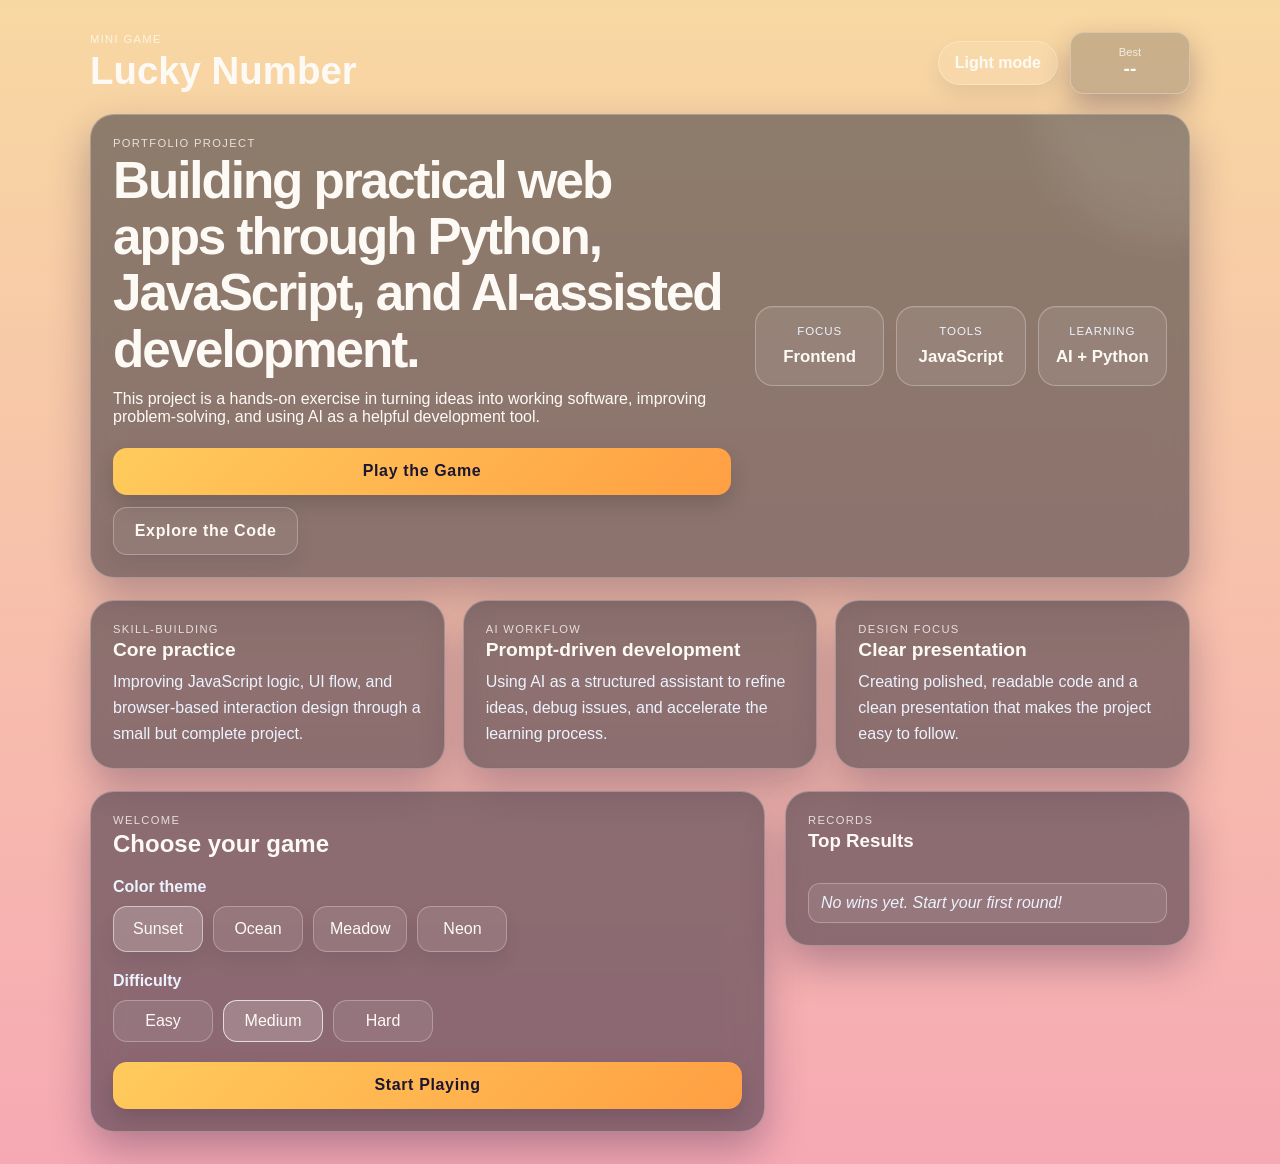
<file: number-guessing/index.html>
<!DOCTYPE html>
<html lang="en">
  <head>
    <meta charset="UTF-8" />
    <meta name="viewport" content="width=device-width, initial-scale=1.0" />
    <title>Lucky Number Challenge</title>
    <link rel="stylesheet" href="styles.css" />
  </head>
  <body data-theme="sunset">
    <div class="app-shell">
      <header class="topbar">
        <div>
          <p class="eyebrow">Mini game</p>
          <h1>Lucky Number</h1>
        </div>
        <div class="topbar-actions">
          <button id="theme-toggle" class="theme-toggle" type="button" aria-label="Toggle light and dark mode">
            Light mode
          </button>
          <div class="best-score-card">
            <span>Best</span>
            <strong id="best-score-label">--</strong>
          </div>
        </div>
      </header>

      <section class="hero-card panel">
        <div class="hero-copy">
          <p class="eyebrow accent">Portfolio Project</p>
          <h2>Building practical web apps through Python, JavaScript, and AI-assisted development.</h2>
          <p>
            This project is a hands-on exercise in turning ideas into working software, improving problem-solving,
            and using AI as a helpful development tool.
          </p>
          <div class="hero-actions">
            <button type="button" class="primary-button hero-cta" id="hero-start-button">Play the Game</button>
            <button type="button" class="secondary-button" id="hero-code-button">Explore the Code</button>
          </div>
        </div>
        <div class="hero-metrics">
          <div class="metric-box">
            <span>Focus</span>
            <strong>Frontend</strong>
          </div>
          <div class="metric-box">
            <span>Tools</span>
            <strong>JavaScript</strong>
          </div>
          <div class="metric-box">
            <span>Learning</span>
            <strong>AI + Python</strong>
          </div>
        </div>
      </section>

      <section class="feature-grid">
        <article class="feature-card panel">
          <p class="eyebrow accent">Skill-building</p>
          <h3>Core practice</h3>
          <p>Improving JavaScript logic, UI flow, and browser-based interaction design through a small but complete project.</p>
        </article>
        <article class="feature-card panel">
          <p class="eyebrow accent">AI workflow</p>
          <h3>Prompt-driven development</h3>
          <p>Using AI as a structured assistant to refine ideas, debug issues, and accelerate the learning process.</p>
        </article>
        <article class="feature-card panel">
          <p class="eyebrow accent">Design focus</p>
          <h3>Clear presentation</h3>
          <p>Creating polished, readable code and a clean presentation that makes the project easy to follow.</p>
        </article>
      </section>

      <main class="game-layout" id="game-area">
        <section id="start-screen" class="panel">
          <div class="panel-header">
            <p class="eyebrow accent">Welcome</p>
            <h2>Choose your game</h2>
          </div>

          <div class="menu-block">
            <label class="section-label">Color theme</label>
            <div class="theme-picker" aria-label="Choose screen theme">
              <button type="button" class="theme-option active" data-theme="sunset">Sunset</button>
              <button type="button" class="theme-option" data-theme="ocean">Ocean</button>
              <button type="button" class="theme-option" data-theme="meadow">Meadow</button>
              <button type="button" class="theme-option" data-theme="neon">Neon</button>
            </div>
          </div>

          <div class="menu-block">
            <label class="section-label">Difficulty</label>
            <div class="difficulty-picker" aria-label="Choose difficulty level">
              <label class="difficulty-option">
                <input type="radio" name="difficulty" value="easy" />
                <span>Easy</span>
              </label>
              <label class="difficulty-option">
                <input type="radio" name="difficulty" value="medium" checked />
                <span>Medium</span>
              </label>
              <label class="difficulty-option">
                <input type="radio" name="difficulty" value="hard" />
                <span>Hard</span>
              </label>
            </div>
          </div>

          <button id="start-game" class="primary-button" type="button">Start Playing</button>
        </section>

        <section id="game-screen" class="panel hidden">
          <div class="status-row">
            <div class="status-pill">
              <span>Difficulty</span>
              <strong id="difficulty-label">Medium</strong>
            </div>
            <div class="status-pill">
              <span>Attempts</span>
              <strong id="attempt-count">0</strong>
            </div>
            <div class="status-pill">
              <span>Goal</span>
              <strong>1 - 100</strong>
            </div>
          </div>

          <div class="guess-display-wrap">
            <div id="guess-display" aria-live="polite">?</div>
          </div>

          <div id="feedback-banner" class="feedback-banner" aria-live="polite">
            Make your first guess!
          </div>

          <form id="guess-form" class="guess-form">
            <label for="guess-input" class="sr-only">Enter your guess</label>
            <input id="guess-input" type="number" min="1" max="100" placeholder="Pick a number" />
            <button type="submit" class="primary-button">Guess</button>
          </form>

          <p id="limit-message" class="limit-message">You have 8 guesses.</p>
        </section>

        <section id="win-screen" class="panel hidden win-panel">
          <p class="eyebrow accent">Round complete</p>
          <h2>You won!</h2>
          <p id="win-summary" class="win-summary">You guessed the hidden number in 0 tries.</p>
          <button id="play-again-button" class="primary-button" type="button">Play Again</button>
        </section>

        <aside class="panel history-panel">
          <div class="panel-header small">
            <p class="eyebrow accent">Records</p>
            <h3>Top Results</h3>
          </div>
          <ol id="results-list" class="results-list">
            <li class="empty-state">No wins yet. Start your first round!</li>
          </ol>
        </aside>
      </main>
    </div>

    <script src="script.js"></script>
  </body>
</html>
</file>
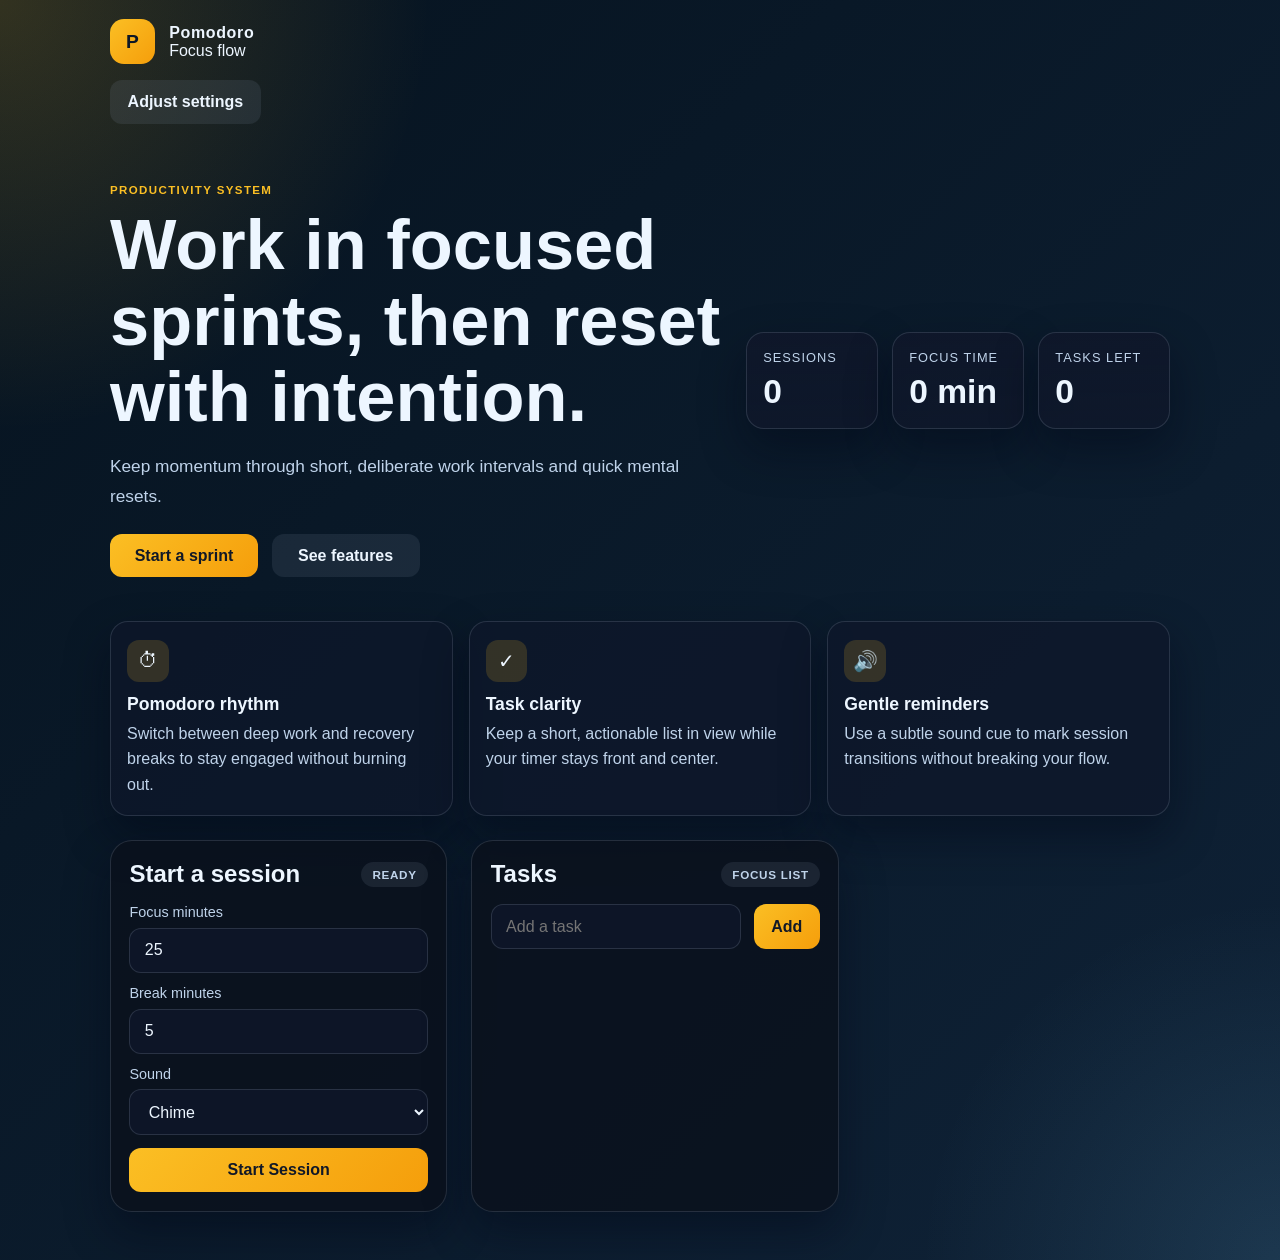
<file: pomodoro timer/index.html>
<!DOCTYPE html>
<html lang="en">
  <head>
    <meta charset="UTF-8" />
    <meta name="viewport" content="width=device-width, initial-scale=1.0" />
    <title>Pomodoro Timer</title>
    <meta
      name="description"
      content="A polished Pomodoro timer for focused work sessions, short breaks, and task tracking."
    />
    <link rel="stylesheet" href="styles.css" />
  </head>
  <body>
    <div class="page-shell">
      <header class="top-bar">
        <div class="brand-wrap">
          <div class="brand-mark">P</div>
          <div>
            <p class="brand-name">Pomodoro</p>
            <span class="brand-tag">Focus flow</span>
          </div>
        </div>

        <button id="settingsToggle" class="secondary-button" type="button" aria-expanded="false">
          Adjust settings
        </button>
      </header>

      <section class="hero" aria-label="Pomodoro overview">
        <div class="hero-copy">
          <p class="eyebrow">Productivity system</p>
          <h1>Work in focused sprints, then reset with intention.</h1>
          <p class="hero-text">
            Keep momentum through short, deliberate work intervals and quick mental resets.
          </p>
          <div class="hero-actions">
            <a class="primary-button hero-button" href="#dashboard">Start a sprint</a>
            <a class="secondary-button hero-button subtle" href="#features">See features</a>
          </div>
        </div>

        <div class="summary-grid" aria-label="Focus summary">
          <div class="stat-card">
            <span class="stat-label">Sessions</span>
            <strong id="sessionsCompleted">0</strong>
          </div>
          <div class="stat-card">
            <span class="stat-label">Focus time</span>
            <strong id="focusMinutesLogged">0 min</strong>
          </div>
          <div class="stat-card">
            <span class="stat-label">Tasks left</span>
            <strong id="tasksRemaining">0</strong>
          </div>
        </div>
      </section>

      <section id="features" class="features" aria-label="Feature highlights">
        <div class="feature-card">
          <span class="feature-icon">⏱</span>
          <h3>Pomodoro rhythm</h3>
          <p>Switch between deep work and recovery breaks to stay engaged without burning out.</p>
        </div>
        <div class="feature-card">
          <span class="feature-icon">✓</span>
          <h3>Task clarity</h3>
          <p>Keep a short, actionable list in view while your timer stays front and center.</p>
        </div>
        <div class="feature-card">
          <span class="feature-icon">🔊</span>
          <h3>Gentle reminders</h3>
          <p>Use a subtle sound cue to mark session transitions without breaking your flow.</p>
        </div>
      </section>

      <main id="dashboard" class="dashboard">
        <section id="setupPanel" class="panel" aria-label="Pomodoro setup menu">
          <div class="panel-header">
            <h2>Start a session</h2>
            <span class="chip">Ready</span>
          </div>

          <form id="settingsForm" class="settings-form">
            <div class="field-row">
              <label for="focusMinutes">Focus minutes</label>
              <input id="focusMinutes" name="focusMinutes" type="number" min="1" max="120" value="25" />
            </div>
            <div class="field-row">
              <label for="breakMinutes">Break minutes</label>
              <input id="breakMinutes" name="breakMinutes" type="number" min="1" max="60" value="5" />
            </div>
            <div class="field-row">
              <label for="soundSelect">Sound</label>
              <select id="soundSelect" name="soundSelect">
                <option value="chime">Chime</option>
                <option value="bell">Bell</option>
                <option value="digital">Digital</option>
              </select>
            </div>
            <button type="submit" class="primary-button">Start Session</button>
          </form>
        </section>

        <section id="timerPanel" class="panel timer-panel hidden" aria-live="polite">
          <div class="timer-header">
            <div class="badge-group">
              <span class="chip chip-accent">Current mode</span>
              <p id="modeLabel" class="mode-label">Focus</p>
            </div>
          </div>

          <div id="timerDisplay" class="timer-display" aria-live="polite">25:00</div>

          <div class="controls" aria-label="Timer controls">
            <button id="startButton" class="primary-button" type="button">Start</button>
            <button id="pauseButton" class="secondary-button" type="button">Pause</button>
            <button id="resetButton" class="danger-button" type="button">Reset</button>
          </div>

          <div class="options-panel hidden" id="optionsPanel" aria-label="Timer options">
            <h3>Options</h3>
            <form id="runtimeSettingsForm">
              <div class="field-row">
                <label for="runtimeFocusMinutes">Focus minutes</label>
                <input id="runtimeFocusMinutes" type="number" min="1" max="120" />
              </div>
              <div class="field-row">
                <label for="runtimeBreakMinutes">Break minutes</label>
                <input id="runtimeBreakMinutes" type="number" min="1" max="60" />
              </div>
              <div class="field-row">
                <label for="runtimeSoundSelect">Sound</label>
                <select id="runtimeSoundSelect">
                  <option value="chime">Chime</option>
                  <option value="bell">Bell</option>
                  <option value="digital">Digital</option>
                </select>
              </div>
              <div class="control-group">
                <button type="submit" class="primary-button">Save Settings</button>
                <button id="resetFromOptions" type="button" class="danger-button">Reset Timer</button>
              </div>
            </form>
          </div>
        </section>

        <aside class="panel tasks-panel">
          <div class="panel-header">
            <h2>Tasks</h2>
            <span class="chip chip-muted">Focus list</span>
          </div>

          <form id="taskForm" class="task-form">
            <input id="taskInput" type="text" placeholder="Add a task" aria-label="Add a task" />
            <button type="submit" class="primary-button">Add</button>
          </form>
          <ul id="taskList" class="task-list" aria-live="polite"></ul>
        </aside>
      </main>
    </div>

    <script type="module" src="app.js"></script>
  </body>
</html>
</file>
<file: number-guessing/styles.css>
:root {
  --bg-top: #f8d8a2;
  --bg-bottom: #f6a9b4;
  --card-bg: rgba(255, 255, 255, 0.14);
  --card-border: rgba(255, 255, 255, 0.28);
  --panel-bg: rgba(16, 22, 41, 0.46);
  --panel-text: #fdfaf5;
  --muted-text: #ecf3ff;
  --accent: #ffcb5c;
  --accent-strong: #ff9f43;
  --primary: #7b61ff;
  --success: #79f2a8;
  --warning: #ffd166;
  --shadow: rgba(32, 18, 60, 0.3);
  --input-bg: rgba(17, 26, 50, 0.52);
}

body[data-mode="light"] {
  --bg-top: #f3f7ff;
  --bg-bottom: #d7e7ff;
  --card-bg: rgba(255, 255, 255, 0.75);
  --card-border: rgba(30, 41, 59, 0.12);
  --panel-bg: rgba(255, 255, 255, 0.76);
  --panel-text: #1d2333;
  --muted-text: #475569;
  --accent: #f59e0b;
  --accent-strong: #f97316;
  --primary: #6366f1;
  --success: #22c55e;
  --warning: #f59e0b;
  --shadow: rgba(15, 23, 42, 0.12);
  --input-bg: rgba(255, 255, 255, 0.7);
}

body[data-theme="ocean"] {
  --bg-top: #9ad8ff;
  --bg-bottom: #4e8de2;
  --panel-bg: rgba(10, 24, 58, 0.55);
  --accent: #ffd166;
  --accent-strong: #ffb703;
  --primary: #27b6ff;
  --success: #66f2c7;
}

body[data-theme="meadow"] {
  --bg-top: #aef2bf;
  --bg-bottom: #57b98c;
  --panel-bg: rgba(11, 39, 24, 0.5);
  --accent: #ffdd8a;
  --accent-strong: #f9b53f;
  --primary: #3bb273;
  --success: #d3ff7d;
}

body[data-theme="neon"] {
  --bg-top: #1a123a;
  --bg-bottom: #510d8f;
  --panel-bg: rgba(26, 16, 48, 0.7);
  --panel-text: #f0ebff;
  --muted-text: #dcd5ff;
  --accent: #ff67d4;
  --accent-strong: #ffb86b;
  --primary: #62e7ff;
  --success: #79ffb5;
  --warning: #ffe97a;
}

* {
  box-sizing: border-box;
}

html, body {
  margin: 0;
  min-height: 100%;
  font-family: "Segoe UI", Tahoma, sans-serif;
  background: linear-gradient(180deg, var(--bg-top), var(--bg-bottom));
  color: var(--panel-text);
}

body {
  min-height: 100vh;
  display: flex;
  align-items: center;
  justify-content: center;
  padding: 32px 16px;
}

button, input {
  font: inherit;
}

button {
  transition: transform 0.25s cubic-bezier(0.2, 0.8, 0.2, 1), box-shadow 0.25s ease, border-color 0.25s ease, opacity 0.25s ease;
}

button:hover {
  transform: translateY(-2px);
}

.primary-button,
.secondary-button,
.theme-toggle,
.theme-option,
.best-score-card,
.metric-box,
.feature-card {
  box-shadow: 0 10px 18px rgba(15, 23, 42, 0.08);
}

.primary-button:hover,
.secondary-button:hover,
.theme-toggle:hover,
.theme-option:hover,
.best-score-card:hover,
.metric-box:hover,
.feature-card:hover {
  box-shadow: 0 14px 26px rgba(15, 23, 42, 0.14);
}

.app-shell {
  width: min(100%, 1100px);
}

@keyframes fadeUp {
  from {
    opacity: 0;
    transform: translateY(18px);
  }
  to {
    opacity: 1;
    transform: translateY(0);
  }
}

.hero-card,
.feature-card,
.panel,
.best-score-card,
.theme-toggle {
  animation: fadeUp 0.6s ease-out both;
}

.hero-card {
  display: grid;
  grid-template-columns: 1.5fr 1fr;
  gap: 24px;
  align-items: center;
  margin-bottom: 22px;
  padding: 28px 24px;
  position: relative;
  overflow: hidden;
}

.hero-card::before {
  content: "";
  position: absolute;
  top: -30%;
  right: -10%;
  width: 260px;
  height: 260px;
  background: rgba(255, 255, 255, 0.08);
  border-radius: 50%;
  filter: blur(20px);
}

.hero-copy {
  position: relative;
  z-index: 1;
}

.hero-copy h2 {
  margin-bottom: 12px;
  font-size: clamp(2.1rem, 4vw, 3.4rem);
  line-height: 1.1;
  letter-spacing: -0.04em;
  max-width: 680px;
}

.hero-copy p:last-child {
  margin-bottom: 0;
  color: var(--muted-text);
  line-height: 1.7;
  max-width: 620px;
}

.hero-actions {
  display: flex;
  gap: 12px;
  margin-top: 22px;
  flex-wrap: wrap;
}

.secondary-button {
  width: auto;
  border: 1px solid var(--card-border);
  border-radius: 14px;
  background: rgba(255, 255, 255, 0.05);
  color: var(--panel-text);
  font-weight: 700;
  letter-spacing: 0.04em;
  padding: 0.9rem 1.3rem;
  cursor: pointer;
}

.hero-cta {
  width: auto;
  min-width: 180px;
}

.hero-metrics {
  display: grid;
  grid-template-columns: repeat(3, minmax(0, 1fr));
  gap: 12px;
  position: relative;
  z-index: 1;
}

.metric-box {
  border: 1px solid var(--card-border);
  background: rgba(255, 255, 255, 0.08);
  border-radius: 18px;
  padding: 18px 12px;
  text-align: center;
  box-shadow: inset 0 1px 0 rgba(255,255,255,0.08);
}

.metric-box span {
  display: block;
  font-size: 0.72rem;
  color: var(--muted-text);
  text-transform: uppercase;
  letter-spacing: 0.08em;
  margin-bottom: 10px;
}

.metric-box strong {
  font-size: 1.05rem;
}

.feature-grid {
  display: grid;
  grid-template-columns: repeat(3, minmax(0, 1fr));
  gap: 18px;
  margin-bottom: 22px;
}

.feature-card {
  padding: 20px 18px;
  transition: transform 0.25s cubic-bezier(0.2, 0.8, 0.2, 1), border-color 0.25s ease, box-shadow 0.25s ease;
}

.feature-card:hover {
  transform: translateY(-3px);
  border-color: rgba(255,255,255,0.35);
}

.feature-card h3 {
  margin-bottom: 8px;
  font-size: 1.2rem;
}

.feature-card p:last-child {
  margin-bottom: 0;
  color: var(--muted-text);
  line-height: 1.6;
}

.topbar {
  display: flex;
  align-items: center;
  justify-content: space-between;
  gap: 12px;
  margin-bottom: 20px;
}

.topbar-actions {
  display: flex;
  align-items: center;
  gap: 12px;
}

.theme-toggle {
  border: 1px solid var(--card-border);
  background: rgba(255, 255, 255, 0.08);
  color: var(--panel-text);
  border-radius: 999px;
  padding: 0.75rem 1rem;
  cursor: pointer;
  font-weight: 700;
}

.eyebrow {
  margin: 0 0 4px;
  text-transform: uppercase;
  letter-spacing: 0.12em;
  font-size: 0.7rem;
  opacity: 0.8;
}

h1, h2, h3, p {
  margin-top: 0;
}

h1 {
  margin-bottom: 0;
  font-size: clamp(2rem, 3vw, 3rem);
}

.best-score-card {
  background: rgba(18, 26, 47, 0.2);
  border: 1px solid var(--card-border);
  padding: 0.8rem 1.2rem;
  border-radius: 14px;
  text-align: center;
  min-width: 120px;
  box-shadow: 0 12px 28px var(--shadow);
}

.best-score-card span {
  display: block;
  font-size: 0.7rem;
  opacity: 0.8;
}

.best-score-card strong {
  display: block;
  font-size: 1.2rem;
}

.game-layout {
  display: grid;
  grid-template-columns: 1.5fr 0.9fr;
  gap: 20px;
  align-items: start;
}

.panel {
  background: var(--panel-bg);
  border: 1px solid var(--card-border);
  border-radius: 24px;
  padding: 22px;
  box-shadow: 0 18px 40px var(--shadow);
  backdrop-filter: blur(16px);
  transition: transform 0.25s ease, border-color 0.25s ease, box-shadow 0.25s ease;
}

.panel:hover {
  border-color: rgba(255, 255, 255, 0.38);
  box-shadow: 0 22px 44px var(--shadow);
}

.panel-header {
  margin-bottom: 18px;
}

.panel-header.small {
  margin-bottom: 12px;
}

.menu-block {
  margin-bottom: 20px;
}

.section-label {
  display: block;
  margin-bottom: 10px;
  font-weight: 700;
  color: var(--muted-text);
}

.theme-picker,
.difficulty-picker {
  display: flex;
  flex-wrap: wrap;
  gap: 10px;
}

.theme-option,
.difficulty-option {
  border-radius: 14px;
  border: 1px solid var(--card-border);
  background: rgba(255, 255, 255, 0.08);
  color: var(--panel-text);
  transition: transform 0.2s ease, border-color 0.2s ease, background 0.2s ease;
}

.theme-option {
  padding: 0.8rem 1rem;
  cursor: pointer;
  min-width: 90px;
}

.theme-option.active {
  background: rgba(255, 255, 255, 0.18);
  border-color: rgba(255, 255, 255, 0.5);
}

.difficulty-option {
  position: relative;
  display: inline-flex;
  align-items: center;
  justify-content: center;
  min-width: 100px;
  padding: 0.7rem 0.9rem;
  cursor: pointer;
}

.difficulty-option input {
  position: absolute;
  opacity: 0;
  pointer-events: none;
}

.difficulty-option:has(input:checked) {
  border-color: rgba(255, 255, 255, 0.7);
  background: rgba(255, 255, 255, 0.18);
}

.primary-button {
  width: 100%;
  border: none;
  border-radius: 14px;
  background: linear-gradient(135deg, var(--accent), var(--accent-strong));
  color: #1b1631;
  font-weight: 800;
  letter-spacing: 0.04em;
  padding: 0.9rem 1.1rem;
  cursor: pointer;
  box-shadow: 0 10px 20px rgba(0, 0, 0, 0.15);
}

.primary-button:hover,
.theme-option:hover {
  transform: translateY(-1px);
}

.status-row {
  display: grid;
  grid-template-columns: repeat(3, minmax(0, 1fr));
  gap: 10px;
  margin-bottom: 18px;
}

.status-pill {
  background: rgba(255, 255, 255, 0.08);
  border: 1px solid var(--card-border);
  border-radius: 14px;
  padding: 12px;
  text-align: center;
  transition: transform 0.2s ease, border-color 0.2s ease;
}

.status-pill:hover {
  transform: translateY(-1px);
  border-color: rgba(255, 255, 255, 0.35);
}

.status-pill span {
  display: block;
  font-size: 0.74rem;
  opacity: 0.8;
}

.status-pill strong {
  display: block;
  margin-top: 4px;
  font-size: 1rem;
}

.guess-display-wrap {
  display: flex;
  align-items: center;
  justify-content: center;
  background: linear-gradient(180deg, rgba(255,255,255,0.08), rgba(255,255,255,0.03));
  border: 1px solid var(--card-border);
  border-radius: 18px;
  min-height: 110px;
  margin-bottom: 16px;
  box-shadow: inset 0 1px 0 rgba(255,255,255,0.08);
}

#guess-display {
  font-size: clamp(2.2rem, 5vw, 3.5rem);
  font-weight: 800;
  letter-spacing: 0.08em;
  color: var(--accent);
  text-shadow: 0 0 18px rgba(255, 203, 92, 0.3);
  transition: transform 0.15s ease, color 0.15s ease, text-shadow 0.15s ease;
}

.result-flash-win {
  color: var(--success);
  text-shadow: 0 0 24px rgba(121, 242, 168, 0.45);
  transform: scale(1.08);
}

.result-flash-loss {
  color: #fca5a5;
  text-shadow: 0 0 24px rgba(248, 113, 113, 0.45);
  transform: scale(0.98);
}

.feedback-banner {
  min-height: 52px;
  display: flex;
  align-items: center;
  justify-content: center;
  text-align: center;
  padding: 0.8rem 1rem;
  border-radius: 12px;
  background: linear-gradient(180deg, rgba(255,255,255,0.08), rgba(255,255,255,0.04));
  border: 1px solid rgba(255, 255, 255, 0.2);
  color: var(--warning);
  font-weight: 700;
  margin-bottom: 18px;
}

.guess-form {
  display: flex;
  gap: 12px;
  align-items: center;
  width: 100%;
}

.guess-form input {
  flex: 1 1 220px;
  width: 100%;
  min-width: 0;
  max-width: 100%;
  background: var(--input-bg);
  border: 1px solid var(--card-border);
  border-radius: 12px;
  color: var(--panel-text);
  padding: 0.9rem 1rem;
  font-size: 1.2rem;
  text-align: center;
  letter-spacing: 0.04em;
  transition: border-color 0.2s ease, box-shadow 0.2s ease, transform 0.2s ease;
}

.guess-form input:focus {
  outline: none;
  border-color: rgba(255, 255, 255, 0.5);
  box-shadow: 0 0 0 4px rgba(255,255,255,0.08);
}

.guess-form input::placeholder {
  color: rgba(255, 255, 255, 0.62);
}

.limit-message {
  margin-top: 12px;
  margin-bottom: 0;
  text-align: center;
  color: var(--muted-text);
}

.history-panel {
  display: flex;
  flex-direction: column;
}

.results-list {
  list-style: none;
  padding: 0;
  margin: 0;
  display: grid;
  gap: 10px;
}

.results-list li {
  background: rgba(255, 255, 255, 0.08);
  border: 1px solid var(--card-border);
  border-radius: 12px;
  padding: 10px 12px;
  color: var(--panel-text);
}

.results-list .empty-state {
  color: var(--muted-text);
  font-style: italic;
}

.win-panel {
  text-align: center;
}

.win-summary {
  font-size: 1.05rem;
  margin-bottom: 18px;
  line-height: 1.6;
}

.win-panel h2 {
  font-size: clamp(2rem, 5vw, 3rem);
  color: var(--success);
  margin-bottom: 12px;
}

.hidden {
  display: none;
}

.sr-only {
  position: absolute;
  width: 1px;
  height: 1px;
  padding: 0;
  margin: -1px;
  overflow: hidden;
  clip: rect(0, 0, 0, 0);
  white-space: nowrap;
  border: 0;
}

@media (max-width: 900px) {
  .feature-grid {
    grid-template-columns: 1fr;
  }
}

@media (max-width: 840px) {
  .hero-card {
    grid-template-columns: 1fr;
  }

  .game-layout {
    grid-template-columns: 1fr;
  }

  .topbar {
    flex-direction: column;
    align-items: flex-start;
  }
}

@media (max-width: 600px) {
  .hero-metrics {
    grid-template-columns: 1fr;
  }

  .hero-actions {
    flex-direction: column;
  }

  .hero-cta,
  .secondary-button {
    width: 100%;
  }
}

@media (max-width: 540px) {
  .status-row {
    grid-template-columns: 1fr;
  }

  .guess-form {
    flex-direction: column;
  }

  .primary-button {
    width: 100%;
  }
}
</file>
<file: pomodoro timer/styles.css>
:root {
  --bg: #06131f;
  --bg-soft: #0f2237;
  --panel: rgba(10, 17, 28, 0.8);
  --panel-strong: #102234;
  --panel-alt: rgba(15, 23, 42, 0.78);
  --primary: #fbbf24;
  --primary-dark: #f59e0b;
  --primary-soft: rgba(251, 191, 36, 0.16);
  --accent: #7dd3fc;
  --accent-soft: rgba(125, 211, 252, 0.12);
  --danger: #f87171;
  --text: #edf6ff;
  --muted: #bfd3ea;
  --border: rgba(148, 163, 184, 0.2);
  --shadow: 0 20px 45px rgba(2, 6, 23, 0.45);
}

* {
  box-sizing: border-box;
}

html {
  scroll-behavior: smooth;
}

body {
  margin: 0;
  min-height: 100vh;
  font-family: "Segoe UI", Tahoma, Geneva, Verdana, sans-serif;
  background:
    radial-gradient(circle at top left, rgba(251, 191, 36, 0.18), transparent 24%),
    radial-gradient(circle at bottom right, rgba(125, 211, 252, 0.12), transparent 20%),
    linear-gradient(135deg, var(--bg), var(--bg-soft));
  color: var(--text);
}

button, input, select, a {
  font: inherit;
}

button:focus-visible,
input:focus-visible,
select:focus-visible,
a:focus-visible {
  outline: 3px solid rgba(125, 211, 252, 0.8);
  outline-offset: 2px;
}

.portfolio-page {
  max-width: 1200px;
  margin: 0 auto;
  padding: 1.2rem 1.25rem 3rem;
}

.page-shell {
  width: min(100%, 1100px);
  margin: 0 auto;
  padding: 1.2rem 1.25rem 3rem;
}

.site-header {
  position: sticky;
  top: 0;
  z-index: 10;
  padding: 1rem 0 0.5rem;
  backdrop-filter: blur(14px);
}

.top-nav {
  display: flex;
  align-items: center;
  justify-content: space-between;
  gap: 1rem;
  padding: 0.9rem 1.1rem;
  border: 1px solid var(--border);
  border-radius: 18px;
  background: rgba(8, 16, 27, 0.6);
  box-shadow: var(--shadow);
}

.top-bar {
  display: flex;
  flex-direction: column;
  align-items: flex-start;
  gap: 1rem;
}

.brand-wrap {
  display: flex;
  align-items: center;
  gap: 0.9rem;
}

.brand-mark {
  display: grid;
  place-items: center;
  width: 2.8rem;
  height: 2.8rem;
  border-radius: 14px;
  background: linear-gradient(135deg, var(--primary), var(--primary-dark));
  color: #0d1726;
  font-size: 1.2rem;
  font-weight: 800;
}

.brand-name {
  margin: 0;
  font-weight: 700;
  letter-spacing: 0.04em;
}

.nav-links {
  display: flex;
  align-items: center;
  gap: 1.2rem;
}

.nav-links a,
.nav-button {
  color: var(--text);
  text-decoration: none;
  font-weight: 600;
}

.nav-button {
  display: inline-flex;
  align-items: center;
  justify-content: center;
  padding: 0.7rem 1rem;
  border-radius: 12px;
  background: rgba(125, 211, 252, 0.12);
  border: 1px solid rgba(125, 211, 252, 0.3);
}

.hero {
  display: grid;
  grid-template-columns: 1.3fr 0.9fr;
  gap: 1.5rem;
  padding: 3rem 0 1rem;
  align-items: center;
}

.hero-copy {
  padding: 0.75rem 0;
}

.eyebrow {
  margin: 0 0 0.7rem;
  color: var(--primary);
  text-transform: uppercase;
  letter-spacing: 0.12em;
  font-size: 0.72rem;
  font-weight: 800;
}

h1, h2, h3, p {
  margin-top: 0;
}

.hero h1 {
  margin-bottom: 1rem;
  font-size: clamp(2.6rem, 6vw, 4.4rem);
  line-height: 1.08;
}

.hero-text {
  margin: 0;
  max-width: 660px;
  color: var(--muted);
  font-size: 1.08rem;
  line-height: 1.75;
}

.hero-actions {
  display: flex;
  flex-wrap: wrap;
  gap: 0.85rem;
  margin-top: 1.4rem;
}

.hero-button {
  display: inline-flex;
  align-items: center;
  justify-content: center;
  text-decoration: none;
  min-width: 148px;
}

.hero-button.subtle {
  background: rgba(148, 163, 184, 0.12);
  color: var(--text);
}

.hero-meta {
  display: flex;
  flex-wrap: wrap;
  gap: 0.7rem;
  list-style: none;
  padding: 0;
  margin: 1.4rem 0 0;
}

.hero-meta li {
  padding: 0.5rem 0.8rem;
  border-radius: 999px;
  background: rgba(148, 163, 184, 0.08);
  border: 1px solid var(--border);
  color: var(--muted);
  font-size: 0.8rem;
  font-weight: 600;
}

.profile-card,
.info-panel,
.skills-panel,
.project-showcase,
.site-footer {
  background: rgba(10, 17, 28, 0.6);
  border: 1px solid var(--border);
  border-radius: 24px;
  box-shadow: var(--shadow);
}

.profile-card {
  padding: 1.5rem;
}

.profile-badge {
  display: inline-flex;
  padding: 0.45rem 0.8rem;
  border-radius: 999px;
  background: var(--accent-soft);
  color: var(--accent);
  text-transform: uppercase;
  letter-spacing: 0.08em;
  font-size: 0.7rem;
  font-weight: 800;
}

.profile-card h2 {
  margin-top: 1rem;
  font-size: 1.8rem;
}

.profile-card p {
  color: var(--muted);
  line-height: 1.7;
}

.mini-stats {
  display: grid;
  grid-template-columns: repeat(3, minmax(0, 1fr));
  gap: 0.8rem;
  margin-top: 1.2rem;
}

.mini-stats div {
  background: rgba(148, 163, 184, 0.06);
  border: 1px solid var(--border);
  border-radius: 14px;
  padding: 0.8rem 0.7rem;
}

.mini-stats strong {
  display: block;
  font-size: 1.3rem;
}

.mini-stats span {
  color: var(--muted);
  font-size: 0.76rem;
}

.info-panel,
.skills-panel,
.project-showcase,
.site-footer {
  margin-top: 1.5rem;
  padding: 1.4rem 1.3rem;
}

.section-heading {
  margin-bottom: 1rem;
}

.section-heading h2 {
  margin: 0;
  font-size: clamp(1.7rem, 3vw, 2.3rem);
}

.about-grid {
  display: grid;
  grid-template-columns: repeat(2, minmax(0, 1fr));
  gap: 1rem;
}

.about-grid p {
  margin: 0;
  color: var(--muted);
  line-height: 1.8;
}

.skills-grid {
  display: flex;
  flex-wrap: wrap;
  gap: 0.75rem;
}

.skills-grid span {
  display: inline-block;
  padding: 0.7rem 0.9rem;
  border-radius: 999px;
  border: 1px solid var(--border);
  background: rgba(148, 163, 184, 0.08);
  color: var(--text);
  font-weight: 600;
}

.project-summary {
  display: grid;
  grid-template-columns: 1.2fr 0.8fr;
  gap: 1rem;
  align-items: center;
}

.project-copy {
  color: var(--muted);
  line-height: 1.8;
}

.project-copy p {
  margin-bottom: 1.2rem;
}

.project-links {
  display: flex;
  flex-wrap: wrap;
  gap: 0.8rem;
}

.project-bullet-list ul {
  margin: 0;
  padding-left: 1.1rem;
  color: var(--muted);
  line-height: 2;
}

.summary-grid {
  display: grid;
  grid-template-columns: repeat(3, minmax(0, 1fr));
  gap: 0.9rem;
}

.features {
  display: grid;
  grid-template-columns: repeat(3, minmax(0, 1fr));
  gap: 1rem;
  margin: 1rem 0 1.5rem;
}

.feature-card {
  background: rgba(15, 23, 42, 0.72);
  border: 1px solid var(--border);
  border-radius: 18px;
  padding: 1.1rem 1rem;
  box-shadow: var(--shadow);
}

.feature-card h3 {
  margin: 0.75rem 0 0.4rem;
  font-size: 1.1rem;
}

.feature-card p {
  margin: 0;
  color: var(--muted);
  line-height: 1.6;
}

.feature-icon {
  display: inline-grid;
  place-items: center;
  width: 2.6rem;
  height: 2.6rem;
  border-radius: 12px;
  background: var(--primary-soft);
  font-size: 1.25rem;
}

.stat-card {
  padding: 1.1rem 1rem;
  border-radius: 18px;
  border: 1px solid var(--border);
  background: linear-gradient(180deg, rgba(15, 23, 42, 0.9), rgba(15, 23, 42, 0.78));
  box-shadow: var(--shadow);
}

.stat-label {
  display: block;
  color: var(--muted);
  margin-bottom: 0.45rem;
  font-size: 0.8rem;
  text-transform: uppercase;
  letter-spacing: 0.08em;
}

.stat-card strong {
  font-size: clamp(1.5rem, 2.8vw, 2.1rem);
}

.dashboard {
  display: grid;
  grid-template-columns: 1.1fr 1.2fr 1fr;
  gap: 1.5rem;
  margin-top: 1.5rem;
}

.panel {
  background: var(--panel);
  border: 1px solid var(--border);
  border-radius: 22px;
  padding: 1.2rem 1.15rem;
  box-shadow: var(--shadow);
}

.panel-header {
  display: flex;
  align-items: center;
  justify-content: space-between;
  gap: 0.75rem;
  margin-bottom: 1rem;
}

.panel-header h2,
.panel-header h3 {
  margin: 0;
}

.chip {
  display: inline-flex;
  align-items: center;
  border-radius: 999px;
  padding: 0.35rem 0.7rem;
  font-size: 0.73rem;
  font-weight: 700;
  letter-spacing: 0.06em;
  text-transform: uppercase;
  background: rgba(148, 163, 184, 0.12);
  color: var(--muted);
}

.chip-accent {
  background: var(--primary-soft);
  color: var(--primary);
}

.chip-muted {
  color: var(--muted);
}

.hidden {
  display: none !important;
}

.settings-form,
.task-form,
.controls,
.control-group {
  display: flex;
  flex-wrap: wrap;
  gap: 0.8rem;
}

.settings-form,
.task-form {
  flex-direction: column;
}

.field-row {
  display: flex;
  flex-direction: column;
  gap: 0.45rem;
}

label {
  color: var(--muted);
  font-size: 0.9rem;
}

input, select {
  border: 1px solid var(--border);
  border-radius: 12px;
  background: rgba(15, 23, 42, 0.85);
  color: var(--text);
  padding: 0.78rem 0.9rem;
}

.primary-button,
.secondary-button,
.danger-button {
  border: 0;
  border-radius: 12px;
  padding: 0.8rem 1.1rem;
  cursor: pointer;
  font-weight: 700;
  transition: transform 0.15s ease, opacity 0.15s ease;
}

.primary-button:hover,
.secondary-button:hover,
.danger-button:hover {
  transform: translateY(-1px);
}

.primary-button {
  background: linear-gradient(135deg, var(--primary), var(--primary-dark));
  color: #111827;
}

.secondary-button {
  background: rgba(148, 163, 184, 0.12);
  color: var(--text);
}

.danger-button {
  background: linear-gradient(135deg, #f87171, #ef4444);
  color: white;
}

.timer-panel {
  display: flex;
  flex-direction: column;
  justify-content: center;
}

.timer-header {
  display: flex;
  justify-content: space-between;
  align-items: center;
  margin-bottom: 0.5rem;
}

.badge-group {
  display: flex;
  align-items: center;
  gap: 0.75rem;
}

.mode-label {
  margin: 0;
  font-weight: 700;
  letter-spacing: 0.08em;
  text-transform: uppercase;
  color: var(--muted);
}

.timer-display {
  font-size: clamp(3.2rem, 7vw, 7rem);
  font-weight: 800;
  letter-spacing: 0.06em;
  text-align: center;
  margin: 1rem 0 1.2rem;
  font-variant-numeric: tabular-nums;
}

.controls {
  justify-content: center;
}

.options-panel {
  margin-top: 1.2rem;
  border-top: 1px solid var(--border);
  padding-top: 1rem;
}

.options-panel h3 {
  margin: 0 0 0.8rem;
}

.tasks-panel {
  display: flex;
  flex-direction: column;
}

.task-form {
  display: flex;
  flex-direction: row;
  margin-bottom: 1rem;
}

.task-form input {
  flex: 1;
}

.task-list {
  list-style: none;
  padding: 0;
  margin: 0;
  display: flex;
  flex-direction: column;
  gap: 0.7rem;
}

.task-item {
  display: flex;
  align-items: center;
  justify-content: space-between;
  gap: 0.8rem;
  background: rgba(15, 23, 42, 0.7);
  border: 1px solid var(--border);
  border-radius: 12px;
  padding: 0.7rem 0.8rem;
}

.task-item label {
  display: flex;
  align-items: center;
  gap: 0.65rem;
  flex: 1;
  min-width: 0;
}

.task-text {
  overflow-wrap: anywhere;
}

.task-item input {
  width: auto;
}

.task-item.completed .task-text {
  text-decoration: line-through;
  opacity: 0.7;
}

.site-footer {
  display: flex;
  flex-direction: column;
  align-items: center;
  text-align: center;
  margin-top: 1.5rem;
  padding: 2rem 1.3rem;
}

.site-footer h3 {
  margin-bottom: 0.5rem;
  font-size: clamp(1.7rem, 3vw, 2.5rem);
}

.site-footer p {
  max-width: 640px;
  color: var(--muted);
  line-height: 1.8;
}

@media (max-width: 920px) {
  .dashboard,
  .project-summary,
  .about-grid {
    grid-template-columns: 1fr;
  }

  .hero {
    grid-template-columns: 1fr;
  }
}

@media (max-width: 680px) {
  .portfolio-page {
    padding: 1rem 0.9rem 2.5rem;
  }

  .page-shell {
    padding: 1rem 0.9rem 2.5rem;
  }

  .top-nav,
  .nav-links,
  .hero-actions,
  .task-form,
  .controls,
  .control-group {
    flex-direction: column;
    align-items: stretch;
  }

  .nav-links {
    gap: 0.5rem;
  }

  .summary-grid,
  .mini-stats,
  .features {
    grid-template-columns: 1fr;
  }
}
</file>
